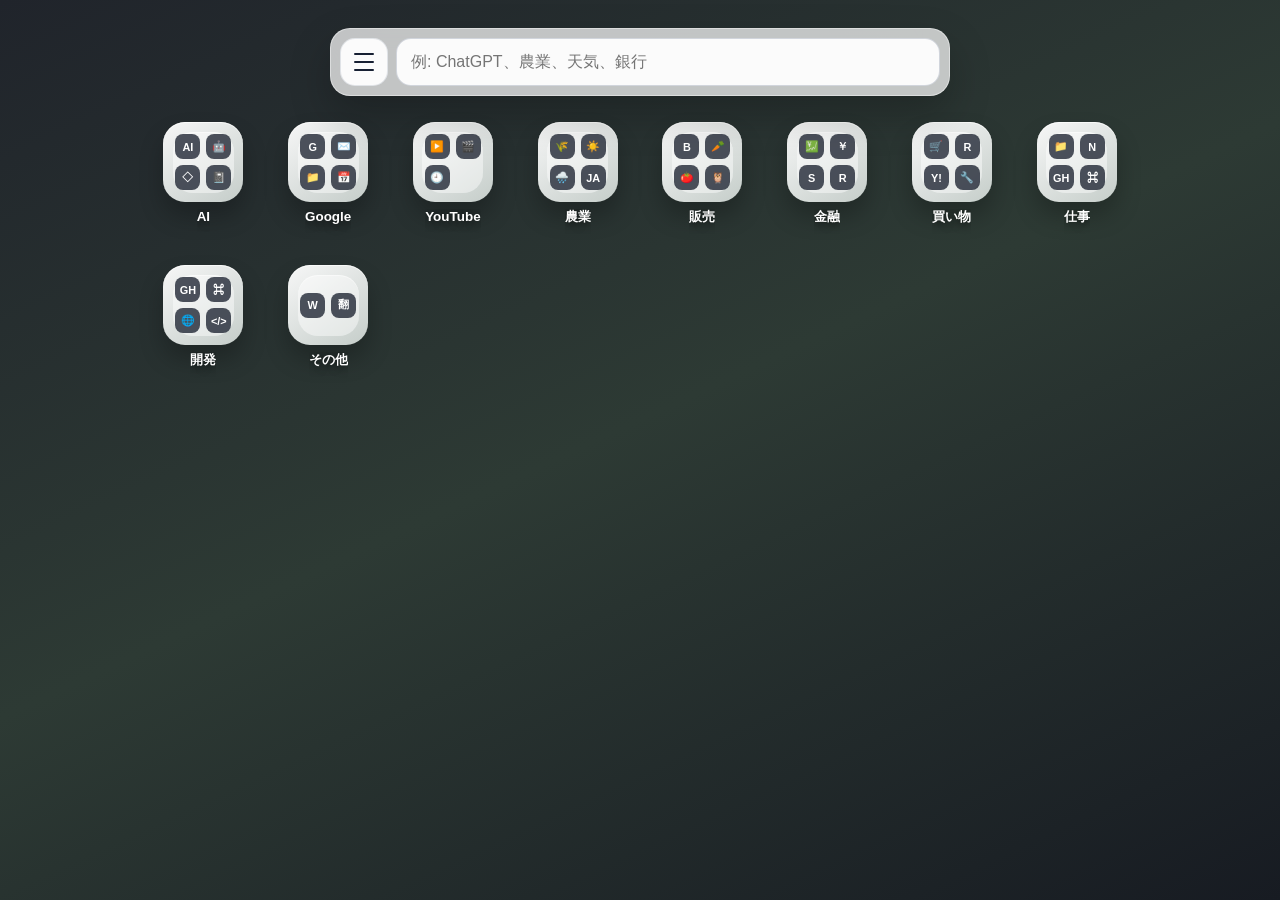
<file: index.html>
<!DOCTYPE html>
<html lang="ja">
<head>
  <meta charset="UTF-8">
  <meta name="viewport" content="width=device-width, initial-scale=1.0">
  <meta name="description" content="よく使うリンクをスマホのホーム画面のように整理できる個人用スタートページです。">
  <meta name="theme-color" content="#1f2937">
  <title>Startpage Launcher</title>
  <link rel="manifest" href="manifest.webmanifest">
  <link rel="icon" href="icon.svg" type="image/svg+xml">
  <link rel="stylesheet" href="style.css?v=home-screen-v13">
</head>
<body>
  <main class="page">
    <section class="search-panel" aria-labelledby="search-title">
      <h2 id="search-title" class="visually-hidden">リンクを検索</h2>
      <label class="visually-hidden" for="searchInput">リンク名・フォルダ・説明文で絞り込む</label>
      <div class="search-panel__bar">
        <button id="menuButton" class="menu-button" type="button" aria-label="メニューを開く" aria-expanded="false" aria-controls="actionMenu">
          <span aria-hidden="true"></span>
          <span aria-hidden="true"></span>
          <span aria-hidden="true"></span>
        </button>
        <input
          id="searchInput"
          class="search-panel__input"
          type="search"
          placeholder="例: ChatGPT、農業、天気、銀行"
          autocomplete="off"
        >
      </div>
      <div id="actionMenu" class="search-panel__actions" hidden>
        <button id="showFormButton" class="button button--primary" type="button">リンクを追加</button>
        <button id="editModeButton" class="button button--secondary" type="button" aria-pressed="false">並び替え</button>
        <button id="exportButton" class="button button--secondary" type="button">エクスポート</button>
        <button id="importButton" class="button button--secondary" type="button">インポート</button>
      </div>
      <input id="importFileInput" class="visually-hidden" type="file" accept="application/json,.json">
      <p id="backupMessage" class="backup-message" role="status" aria-live="polite"></p>
    </section>

    <section id="launcherView" class="launcher-view" aria-label="リンク一覧"></section>

    <p id="emptyMessage" class="empty-message" hidden>該当するリンクがありません</p>

    <section id="linkFormPanel" class="link-form-panel" aria-labelledby="formTitle" hidden>
      <h2 id="formTitle">リンクを追加</h2>
      <p class="link-form-panel__help">リンク名・URL・フォルダは必須です。URLは http:// または https:// で始まらない場合、自動で https:// を補完します。</p>
      <form id="linkForm" class="link-form">
        <div class="form-field">
          <label for="linkName">リンク名 <span aria-hidden="true">*</span></label>
          <input id="linkName" name="name" type="text" required autocomplete="off">
        </div>
        <div class="form-field">
          <label for="linkUrl">URL <span aria-hidden="true">*</span></label>
          <input id="linkUrl" name="url" type="text" required inputmode="url" autocomplete="url" placeholder="https://example.com">
        </div>
        <div class="form-field">
          <label for="linkCategory">フォルダ <span aria-hidden="true">*</span></label>
          <input id="linkCategory" name="category" type="text" required autocomplete="off" list="folderSuggestions" placeholder="例: AI、仕事、買い物">
          <datalist id="folderSuggestions"></datalist>
        </div>
        <div class="form-field form-field--checkbox">
          <label for="linkShowOnHome">
            <input id="linkShowOnHome" name="showOnHome" type="checkbox">
            ホーム画面にも置く
          </label>
        </div>
        <div class="form-field form-field--full">
          <label for="linkDescription">説明</label>
          <textarea id="linkDescription" name="description" rows="3" placeholder="どんな用途で使うリンクかを書きます"></textarea>
        </div>
        <div class="form-field">
          <label for="linkIcon">アイコン</label>
          <input id="linkIcon" name="icon" type="text" maxlength="4" autocomplete="off" placeholder="例: 🤖、G、AI">
        </div>
        <div class="form-field">
          <label for="linkIconSource">画像の種類</label>
          <select id="linkIconSource" name="iconSource">
            <option value="auto">自動</option>
            <option value="touch">スマホ用</option>
            <option value="favicon">ファビコン</option>
            <option value="custom">指定URL</option>
          </select>
        </div>
        <div class="form-field">
          <label for="linkIconUrl">アイコン画像URL</label>
          <input id="linkIconUrl" name="iconUrl" type="text" inputmode="url" autocomplete="url" placeholder="https://example.com/icon.png">
        </div>
        <p id="formMessage" class="form-message" role="status" aria-live="polite"></p>
        <div class="link-form__actions">
          <button id="submitButton" class="button button--primary" type="submit">追加</button>
          <button id="cancelButton" class="button button--secondary" type="button">キャンセル</button>
        </div>
      </form>
    </section>
  </main>

  <script src="script.js?v=home-screen-v13"></script>
  <script src="home-screen-patch.js?v=home-screen-v2"></script>
</body>
</html>
</file>
<file: style.css>
:root {
  --wallpaper-top: #20242b;
  --wallpaper-mid: #2d3a34;
  --wallpaper-bottom: #171b22;
  --surface: rgba(255, 255, 255, 0.72);
  --surface-strong: rgba(255, 255, 255, 0.9);
  --surface-border: rgba(255, 255, 255, 0.42);
  --text: #f8fafc;
  --panel-text: #172033;
  --muted: #5f6f82;
  --primary: #2563eb;
  --danger: #c0262d;
  --success: #047857;
  --shadow: 0 18px 42px rgba(0, 0, 0, 0.22);
  --icon-shadow: 0 14px 24px rgba(0, 0, 0, 0.24), inset 0 1px 0 rgba(255, 255, 255, 0.7);
  --panel-radius: 22px;
  --icon-radius: 18px;
}

* { box-sizing: border-box; }

html { min-height: 100%; background: var(--wallpaper-bottom); }

body {
  margin: 0;
  min-height: 100vh;
  font-family: -apple-system, BlinkMacSystemFont, "Segoe UI", sans-serif;
  color: var(--text);
  background:
    linear-gradient(155deg, var(--wallpaper-top) 0%, var(--wallpaper-mid) 48%, var(--wallpaper-bottom) 100%);
  background-attachment: fixed;
  -webkit-font-smoothing: antialiased;
}

button,
input,
select,
textarea {
  font: inherit;
}

.page {
  width: min(980px, calc(100% - 24px));
  display: flex;
  flex-direction: column;
  gap: 22px;
  min-height: 100vh;
  margin: 0 auto;
  padding: calc(22px + env(safe-area-inset-top)) 0 calc(26px + env(safe-area-inset-bottom));
}

h2 { margin: 0; }

.search-panel,
.link-form-panel,
.empty-message {
  color: var(--panel-text);
  background: var(--surface);
  border: 1px solid var(--surface-border);
  border-radius: var(--panel-radius);
  box-shadow: var(--shadow);
  backdrop-filter: blur(18px);
}

.search-panel {
  position: relative;
  z-index: 10;
  width: 100%;
  margin: 0 auto;
  padding: 8px;
  border-radius: 20px;
}

.search-panel h2,
.link-form-panel h2 {
  margin-bottom: 10px;
  font-size: 1rem;
}

.search-panel__label {
  display: block;
  margin-bottom: 8px;
  color: var(--muted);
  font-size: 0.82rem;
  font-weight: 700;
}

.search-panel__bar {
  display: grid;
  grid-template-columns: 48px minmax(0, 1fr);
  gap: 8px;
  align-items: center;
}

.menu-button {
  display: grid;
  width: 48px;
  height: 48px;
  place-items: center;
  padding: 12px;
  border: 0;
  border-radius: 15px;
  color: var(--panel-text);
  background: rgba(255, 255, 255, 0.94);
  box-shadow: inset 0 0 0 1px rgba(100, 116, 139, 0.18);
  cursor: pointer;
}

.menu-button span {
  display: block;
  width: 20px;
  height: 2px;
  border-radius: 999px;
  background: currentColor;
}

.menu-button[aria-expanded="true"] {
  color: #fff;
  background: #111827;
}

.search-panel__input,
.form-field input,
.form-field select,
.form-field textarea {
  width: 100%;
  min-height: 48px;
  padding: 12px 14px;
  border: 1px solid rgba(100, 116, 139, 0.28);
  border-radius: 15px;
  color: var(--panel-text);
  background: rgba(255, 255, 255, 0.94);
  outline: none;
}

.search-panel__input:focus,
.form-field input:focus,
.form-field select:focus,
.form-field textarea:focus {
  border-color: var(--primary);
  box-shadow: 0 0 0 4px rgba(37, 99, 235, 0.14);
}

.search-panel__actions,
.link-form__actions {
  display: flex;
  flex-wrap: wrap;
  gap: 8px;
  margin-top: 12px;
}

.search-panel__actions {
  position: absolute;
  top: calc(100% + 8px);
  left: 8px;
  width: min(236px, calc(100vw - 40px));
  display: grid;
  gap: 8px;
  padding: 10px;
  margin: 0;
  border: 1px solid var(--surface-border);
  border-radius: 18px;
  background: var(--surface-strong);
  box-shadow: var(--shadow);
  backdrop-filter: blur(18px);
}

.search-panel__actions[hidden] {
  display: none;
}

.search-panel__actions .button {
  width: 100%;
  justify-content: center;
}

.button {
  min-height: 42px;
  padding: 0 14px;
  border: 0;
  border-radius: 13px;
  font-size: 0.9rem;
  font-weight: 800;
  cursor: pointer;
  transition: transform 0.14s ease, background 0.14s ease, box-shadow 0.14s ease;
}

.button:hover,
.button:focus-visible {
  transform: translateY(-1px);
}

.button:focus-visible,
.mini-button:focus-visible,
.app-icon:focus-visible,
.icon-delete-button:focus-visible,
.menu-button:focus-visible {
  outline: 3px solid rgba(147, 197, 253, 0.78);
  outline-offset: 3px;
}

.button--primary {
  color: #fff;
  background: var(--primary);
  box-shadow: 0 8px 18px rgba(37, 99, 235, 0.24);
}

.button--secondary {
  color: var(--panel-text);
  background: rgba(226, 232, 240, 0.92);
}

.button[aria-pressed="true"] {
  color: #fff;
  background: #111827;
}

.backup-message,
.form-message {
  min-height: 1.4em;
  margin: 10px 0 0;
  color: var(--muted);
  font-size: 0.86rem;
  font-weight: 700;
  line-height: 1.5;
}

.backup-message--error,
.form-message { color: var(--danger); }

.backup-message--success { color: var(--success); }

.backup-message:empty {
  display: none;
}

.visually-hidden {
  position: absolute;
  width: 1px;
  height: 1px;
  padding: 0;
  margin: -1px;
  overflow: hidden;
  clip: rect(0, 0, 0, 0);
  white-space: nowrap;
  border: 0;
}

.link-form-panel {
  width: 100%;
  margin: 0 auto;
  padding: 16px;
}

.link-form-panel__help {
  margin: 0 0 14px;
  color: var(--muted);
  font-size: 0.86rem;
  line-height: 1.6;
}

.link-form {
  display: grid;
  gap: 13px;
}

.form-field {
  display: grid;
  gap: 7px;
}

.form-field label {
  color: var(--panel-text);
  font-size: 0.86rem;
  font-weight: 800;
}

.form-field--checkbox {
  align-content: end;
}

.form-field--checkbox label {
  display: flex;
  align-items: center;
  gap: 9px;
  min-height: 48px;
  padding: 12px 14px;
  border: 1px solid rgba(100, 116, 139, 0.24);
  border-radius: 15px;
  background: rgba(255, 255, 255, 0.76);
}

.form-field--checkbox input {
  width: 18px;
  height: 18px;
  min-height: 0;
  accent-color: var(--primary);
}

.form-field textarea {
  resize: vertical;
  line-height: 1.5;
}

.launcher-view {
  display: grid;
  align-content: start;
  gap: 18px;
  padding-top: 4px;
}

.icon-grid {
  display: grid;
  grid-template-columns: repeat(4, minmax(0, 1fr));
  gap: 22px 8px;
  align-items: start;
}

.launcher-item {
  position: relative;
  display: grid;
  justify-items: center;
  gap: 7px;
  min-width: 0;
  touch-action: manipulation;
  user-select: none;
}

.launcher-item.is-editing {
  touch-action: none;
}

.app-icon {
  display: grid;
  width: 68px;
  height: 68px;
  place-items: center;
  justify-items: center;
  align-items: center;
  border: 0;
  border-radius: var(--icon-radius);
  color: #111827;
  text-decoration: none;
  background: linear-gradient(145deg, rgba(255, 255, 255, 0.98), rgba(235, 239, 244, 0.94));
  box-shadow: var(--icon-shadow);
  cursor: pointer;
  overflow: hidden;
  transition: transform 0.16s ease, box-shadow 0.16s ease, filter 0.16s ease;
}

.app-icon:hover {
  transform: translateY(-2px) scale(1.02);
  box-shadow: 0 18px 32px rgba(0, 0, 0, 0.3), inset 0 1px 0 rgba(255, 255, 255, 0.7);
}

.is-edit-mode .app-icon:hover {
  transform: none;
}

.app-icon__mark {
  position: relative;
  display: grid;
  width: 52px;
  height: 52px;
  place-items: center;
  border-radius: 15px;
  color: #fff;
  background: linear-gradient(145deg, #2f7e68, #2563eb);
  font-size: 1.22rem;
  font-weight: 900;
  overflow: hidden;
}

.app-icon__mark.has-image {
  justify-self: stretch;
  align-self: stretch;
  width: 100%;
  height: 100%;
  border-radius: inherit;
  background: rgba(255, 255, 255, 0.82);
}

.app-icon__fallback,
.folder-preview__fallback {
  position: relative;
  z-index: 1;
  display: grid;
  place-items: center;
  width: 100%;
  height: 100%;
}

.app-icon__mark.has-image .app-icon__fallback,
.folder-preview__mini.has-image .folder-preview__fallback {
  display: none;
}

.app-icon__image {
  position: absolute;
  inset: 0;
  z-index: 2;
  width: 100%;
  height: 100%;
  object-fit: cover;
  border-radius: inherit;
  opacity: 0;
}

.app-icon__image.is-loaded {
  opacity: 1;
}

.app-icon--folder {
  background: linear-gradient(145deg, rgba(255, 255, 255, 0.96), rgba(214, 222, 218, 0.9));
}

.folder-preview {
  display: grid;
  width: 52px;
  height: 52px;
  grid-template-columns: repeat(2, 21px);
  grid-auto-rows: 21px;
  gap: 5px;
  place-content: center;
  justify-content: center;
  align-content: center;
  padding: 0;
  border-radius: 18px;
  background: rgba(255, 255, 255, 0.44);
  box-shadow: inset 0 1px 0 rgba(255, 255, 255, 0.46);
}

.folder-preview__mini {
  position: relative;
  display: grid;
  width: 21px;
  height: 21px;
  place-items: center;
  border-radius: 8px;
  color: #fff;
  background: rgba(17, 24, 39, 0.74);
  font-size: 0.68rem;
  font-weight: 900;
  overflow: hidden;
}

.folder-preview__mini.has-image {
  background: rgba(255, 255, 255, 0.86);
}

.folder-preview__image {
  position: absolute;
  inset: 0;
  z-index: 2;
  width: 100%;
  height: 100%;
  object-fit: cover;
  border-radius: inherit;
  opacity: 0;
}

.folder-preview__image.is-loaded {
  opacity: 1;
}

.launcher-item__name {
  max-width: 80px;
  min-height: 2.1em;
  color: #fff;
  font-size: 0.78rem;
  font-weight: 800;
  line-height: 1.2;
  text-align: center;
  text-shadow: 0 2px 8px rgba(0, 0, 0, 0.55);
  display: -webkit-box;
  -webkit-line-clamp: 2;
  -webkit-box-orient: vertical;
  overflow: hidden;
}

.launcher-item__meta {
  padding: 2px 7px;
  border-radius: 999px;
  color: #e2e8f0;
  background: rgba(17, 24, 39, 0.32);
  font-size: 0.68rem;
  font-weight: 800;
}

.icon-delete-button {
  position: absolute;
  top: -9px;
  left: calc(50% - 43px);
  z-index: 2;
  display: none;
  width: 27px;
  height: 27px;
  place-items: center;
  padding: 0;
  border: 2px solid rgba(255, 255, 255, 0.92);
  border-radius: 999px;
  color: #fff;
  background: var(--danger);
  box-shadow: 0 8px 16px rgba(0, 0, 0, 0.22);
  font-size: 1.1rem;
  font-weight: 900;
  line-height: 1;
  cursor: pointer;
}

.launcher-item.is-editing .icon-delete-button {
  display: grid;
}

.launcher-item__actions {
  display: none;
  flex-wrap: wrap;
  justify-content: center;
  gap: 5px;
}

.launcher-item.is-editing .launcher-item__actions,
.launcher-item.is-editing .reorder-buttons {
  display: flex;
}

.launcher-item.is-editing .app-icon {
  animation: wiggle 0.88s infinite ease-in-out;
  cursor: grab;
}

.launcher-item.is-dragging {
  opacity: 0.56;
  transform: scale(0.96);
}

.mini-button {
  min-height: 30px;
  padding: 0 9px;
  border: 0;
  border-radius: 10px;
  color: #111827;
  background: rgba(255, 255, 255, 0.88);
  font-size: 0.73rem;
  font-weight: 900;
  cursor: pointer;
}

.reorder-buttons {
  display: none;
  gap: 5px;
}

.folder-header {
  display: grid;
  justify-items: center;
  gap: 8px;
  margin-bottom: 18px;
  color: #fff;
}

.folder-title {
  cursor: text;
  user-select: none;
}

.folder-title-input {
  width: min(100%, 320px);
  min-height: 46px;
  padding: 8px 13px;
  border: 1px solid rgba(255, 255, 255, 0.44);
  border-radius: 14px;
  color: #111827;
  background: rgba(255, 255, 255, 0.94);
  font-size: 1.12rem;
  font-weight: 900;
  text-align: center;
  outline: none;
}

.folder-title-input:focus {
  box-shadow: 0 0 0 4px rgba(147, 197, 253, 0.22);
}

.folder-stage {
  display: grid;
  min-height: 58vh;
  align-content: start;
  padding: 10px 0 70px;
}

.folder-panel {
  width: min(560px, calc(100% - 32px));
  margin: 0 auto;
  padding: 18px 12px 24px;
  border: 1px solid rgba(255, 255, 255, 0.28);
  border-radius: 30px;
  background: rgba(255, 255, 255, 0.14);
  box-shadow: 0 28px 70px rgba(0, 0, 0, 0.26), inset 0 1px 0 rgba(255, 255, 255, 0.24);
  backdrop-filter: blur(20px);
}

.folder-panel .icon-grid {
  gap: 22px 8px;
}

.folder-header h2,
.search-results-title {
  color: #fff;
  font-size: clamp(1.22rem, 4vw, 1.8rem);
  text-shadow: 0 4px 14px rgba(0, 0, 0, 0.34);
}

.empty-message {
  margin: 18px auto;
  padding: 20px;
  text-align: center;
}

@keyframes wiggle {
  0%, 100% { transform: rotate(-1.2deg); }
  50% { transform: rotate(1.2deg); }
}

@media (min-width: 500px) {
  .icon-grid {
    grid-template-columns: repeat(5, minmax(0, 1fr));
    gap: 24px 10px;
  }
}

@media (min-width: 760px) {
  .page {
    padding-top: 28px;
  }

  .search-panel {
    width: min(620px, 100%);
    padding: 9px;
  }

  .link-form-panel {
    padding: 20px;
  }

  .search-panel__actions {
    left: 9px;
  }

  .link-form {
    grid-template-columns: repeat(2, minmax(0, 1fr));
  }

  .form-field--full,
  .form-message,
  .link-form__actions {
    grid-column: 1 / -1;
  }

  .icon-grid {
    grid-template-columns: repeat(auto-fill, minmax(104px, 1fr));
    gap: 28px 18px;
  }

  .app-icon {
    width: 80px;
    height: 80px;
    border-radius: 22px;
  }

  .app-icon__mark {
    width: 61px;
    height: 61px;
    border-radius: 18px;
    font-size: 1.42rem;
  }

  .folder-preview {
    width: 61px;
    height: 61px;
    grid-template-columns: repeat(2, 25px);
    grid-auto-rows: 25px;
    gap: 6px;
    border-radius: 20px;
  }

  .folder-preview__mini {
    width: 25px;
    height: 25px;
  }

  .launcher-item__name {
    max-width: 106px;
    font-size: 0.84rem;
  }

  .icon-delete-button {
    left: calc(50% - 50px);
  }

  .folder-panel {
    width: min(720px, calc(100% - 32px));
    padding: 24px 18px 30px;
  }
}
</file>
